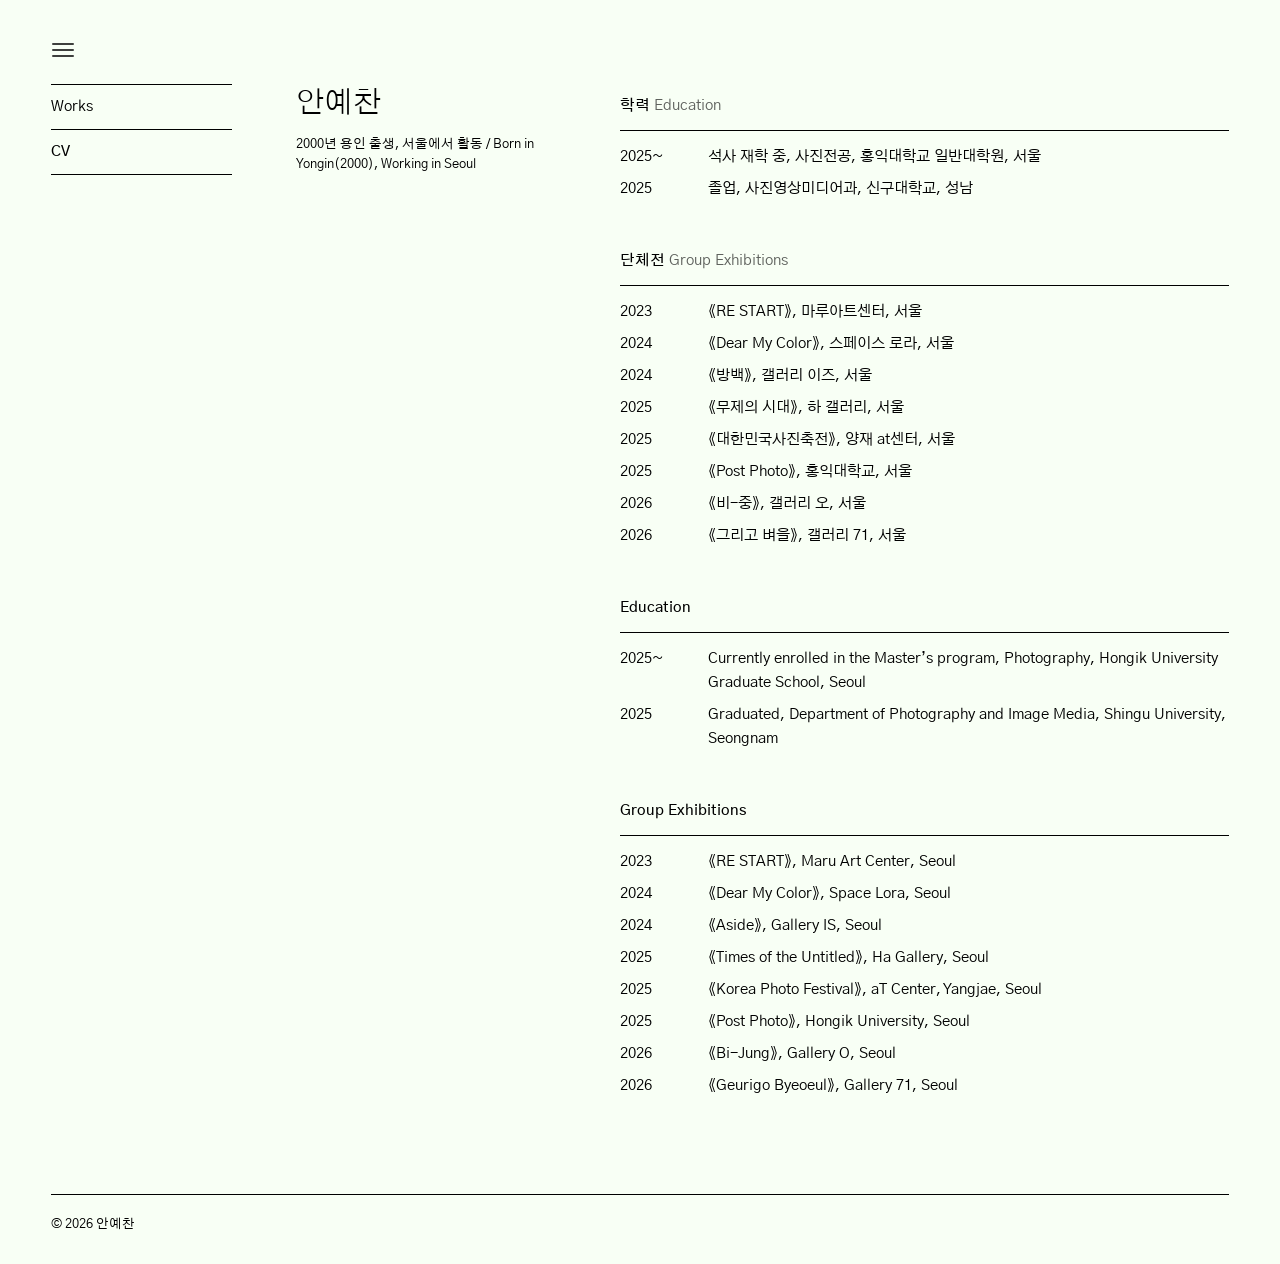
<file: cv.html>
<!doctype html>
<html lang="ko">
<head>
<meta charset="utf-8">
<meta name="viewport" content="width=device-width, initial-scale=1">
<title></title>
<link rel="preconnect" href="https://fonts.googleapis.com">
<link rel="preconnect" href="https://fonts.gstatic.com" crossorigin>
<link rel="stylesheet" href="https://fonts.googleapis.com/css2?family=Gothic+A1:wght@300;400;500&display=swap">
<link rel="stylesheet" href="style.css">
</head>
<body data-page="cv">
<div class="layout">
<div class="side" id="side"></div>
<main class="content" id="content"></main>
</div>
<footer id="footer"></footer>
<script src="content.js"></script>
<script src="site.js"></script>
</body>
</html>
</file>
<file: style.css>
:root { --ink: #000; --ground: #f8fff5; --line: #000; --soft: rgba(0,0,0,0.62); }
* { box-sizing: border-box; }
html { -webkit-text-size-adjust: 100%; }
body {
  margin: 0; background: var(--ground); color: var(--ink);
  font-family: 'Gothic A1', 'Apple SD Gothic Neo', 'Malgun Gothic', sans-serif;
  font-size: 15px; line-height: 1.6;
  min-height: 100vh; display: flex; flex-direction: column;
  padding: 0 clamp(20px, 4vw, 56px);
}
a { color: inherit; text-decoration: none; text-underline-offset: 5px; }
a:hover { text-decoration: underline; }
a:focus-visible, button:focus-visible { outline: 2px solid currentColor; outline-offset: 3px; }
img { max-width: 100%; height: auto; display: block; }
.soft { color: var(--soft); }
.small { font-size: 13px; line-height: 1.5; }

/* 전체 배치: 왼쪽 메뉴 + 오른쪽 내용 */
.layout { flex-grow: 1; display: flex; flex-wrap: wrap; align-items: flex-start; gap: 32px 64px; padding: 28px 0 96px; }
.side { flex: 1 1 180px; display: flex; flex-direction: column; gap: 12px; }
.content { flex: 999 1 560px; min-width: 0; }
@media (min-width: 900px) { .side { position: sticky; top: 28px; } }

/* 메뉴 */
.menu-btn { width: 44px; height: 44px; padding: 0; margin-left: -10px; border: 0; background: transparent; color: inherit; cursor: pointer; display: flex; align-items: center; justify-content: center; }
.menu { list-style: none; margin: 0; padding: 0; border-bottom: 0.5px solid var(--line); }
.menu > li { border-top: 0.5px solid var(--line); }
.menu a, .menu button { display: block; width: 100%; padding: 10px 0; text-align: left; font: inherit; color: inherit; background: none; border: 0; cursor: pointer; }
.menu button:hover { text-decoration: underline; text-underline-offset: 5px; }
.menu .current { font-weight: 500; }
.submenu { list-style: none; margin: 0; padding: 0 0 10px; }
.submenu a { padding: 6px 0 6px 14px; font-size: 13px; }
[hidden] { display: none !important; }

/* 메인 화면 */
.home-figure { margin: 0; display: inline-flex; flex-direction: column; gap: 12px; max-width: 100%; }
.home-figure img { max-height: calc(100vh - 150px); width: auto; }
.cap-row { display: flex; justify-content: space-between; gap: 16px; }

/* 시리즈: 한 장씩 넘겨 보기 */
.series { display: flex; flex-direction: column; gap: 20px; }
@media (min-width: 900px) { .series { padding-top: 56px; } }
.series-head { display: flex; flex-wrap: wrap; justify-content: space-between; align-items: baseline; gap: 4px 24px; }
h1 { margin: 0; font-size: 30px; font-weight: 300; line-height: 1.3; letter-spacing: -0.01em; }
.series-year { font-size: 13px; letter-spacing: 0; }
.series-ctrl { display: flex; align-items: center; gap: 8px; }
.counter { min-width: 56px; text-align: center; font-variant-numeric: tabular-nums; }
.step { font: inherit; color: inherit; background: none; border: 0; padding: 10px 6px; min-width: 44px; min-height: 44px; cursor: pointer; }
.step:hover { text-decoration: underline; text-underline-offset: 5px; }
.step:disabled { opacity: 0.3; cursor: default; text-decoration: none; }
/* 사진 크기: --photo 의 숫자를 키우면 사진이 커집니다 (62vh = 화면 높이의 62%) */
.slide { --photo: min(100%, 62vh); margin: 16px auto 0; width: var(--photo); display: flex; flex-direction: column; gap: 12px; }
/* 가로·세로 사진이 같은 중심에 놓이는 틀 */
.stage { position: relative; aspect-ratio: 5 / 4; overflow: hidden; }
.slide img { position: absolute; inset: 0; width: 100%; height: 100%; max-width: none; object-fit: contain; transition: transform 0.5s cubic-bezier(0.4, 0, 0.2, 1), opacity 0.5s ease; user-select: none; -webkit-user-select: none; }
.series-note { max-width: 620px; margin-top: 40px; }
/* 노트가 둘 이상이면 나란히 놓고, 화면이 좁으면 위아래로 쌓습니다 */
.series-note.cols { max-width: none; display: grid; grid-template-columns: repeat(auto-fit, minmax(300px, 1fr)); gap: 24px 48px; align-items: start; }
.series-note p { margin: 0 0 1em; white-space: pre-line; }

/* CV */
.cv { display: flex; flex-wrap: wrap; align-items: flex-start; gap: 48px 64px; }
.cv-about { flex: 1 1 260px; display: flex; flex-direction: column; gap: 32px; }
.cv-about p { margin: 4px 0 0; }
.cv-contact { display: flex; flex-direction: column; align-items: flex-start; }
.cv-contact a { padding: 10px 0; }
.cv-list { flex: 999 1 420px; min-width: 0; max-width: 760px; display: flex; flex-direction: column; gap: 48px; }
/* 넓은 화면에서 CV 첫 줄을 왼쪽 메뉴의 Works 줄 높이에 맞춥니다 */
@media (min-width: 900px) { .cv { padding-top: 56px; } .cv-list { padding-top: 10px; } }
h2 { margin: 0 0 12px; font-size: 15px; font-weight: 500; }
h2 span { font-weight: 400; color: var(--soft); }
.rows { display: grid; grid-template-columns: 72px minmax(0, 1fr); gap: 8px 16px; border-top: 0.5px solid var(--line); padding-top: 14px; }
.rows .year { font-variant-numeric: tabular-nums; }
.rows .wide { grid-column: 1 / -1; }

footer { display: flex; flex-wrap: wrap; justify-content: space-between; gap: 4px 24px; padding: 20px 0 28px; font-size: 13px; border-top: 0.5px solid var(--line); }
.notice { max-width: 560px; padding: 16px; border: 0.5px solid var(--line); }
</file>
